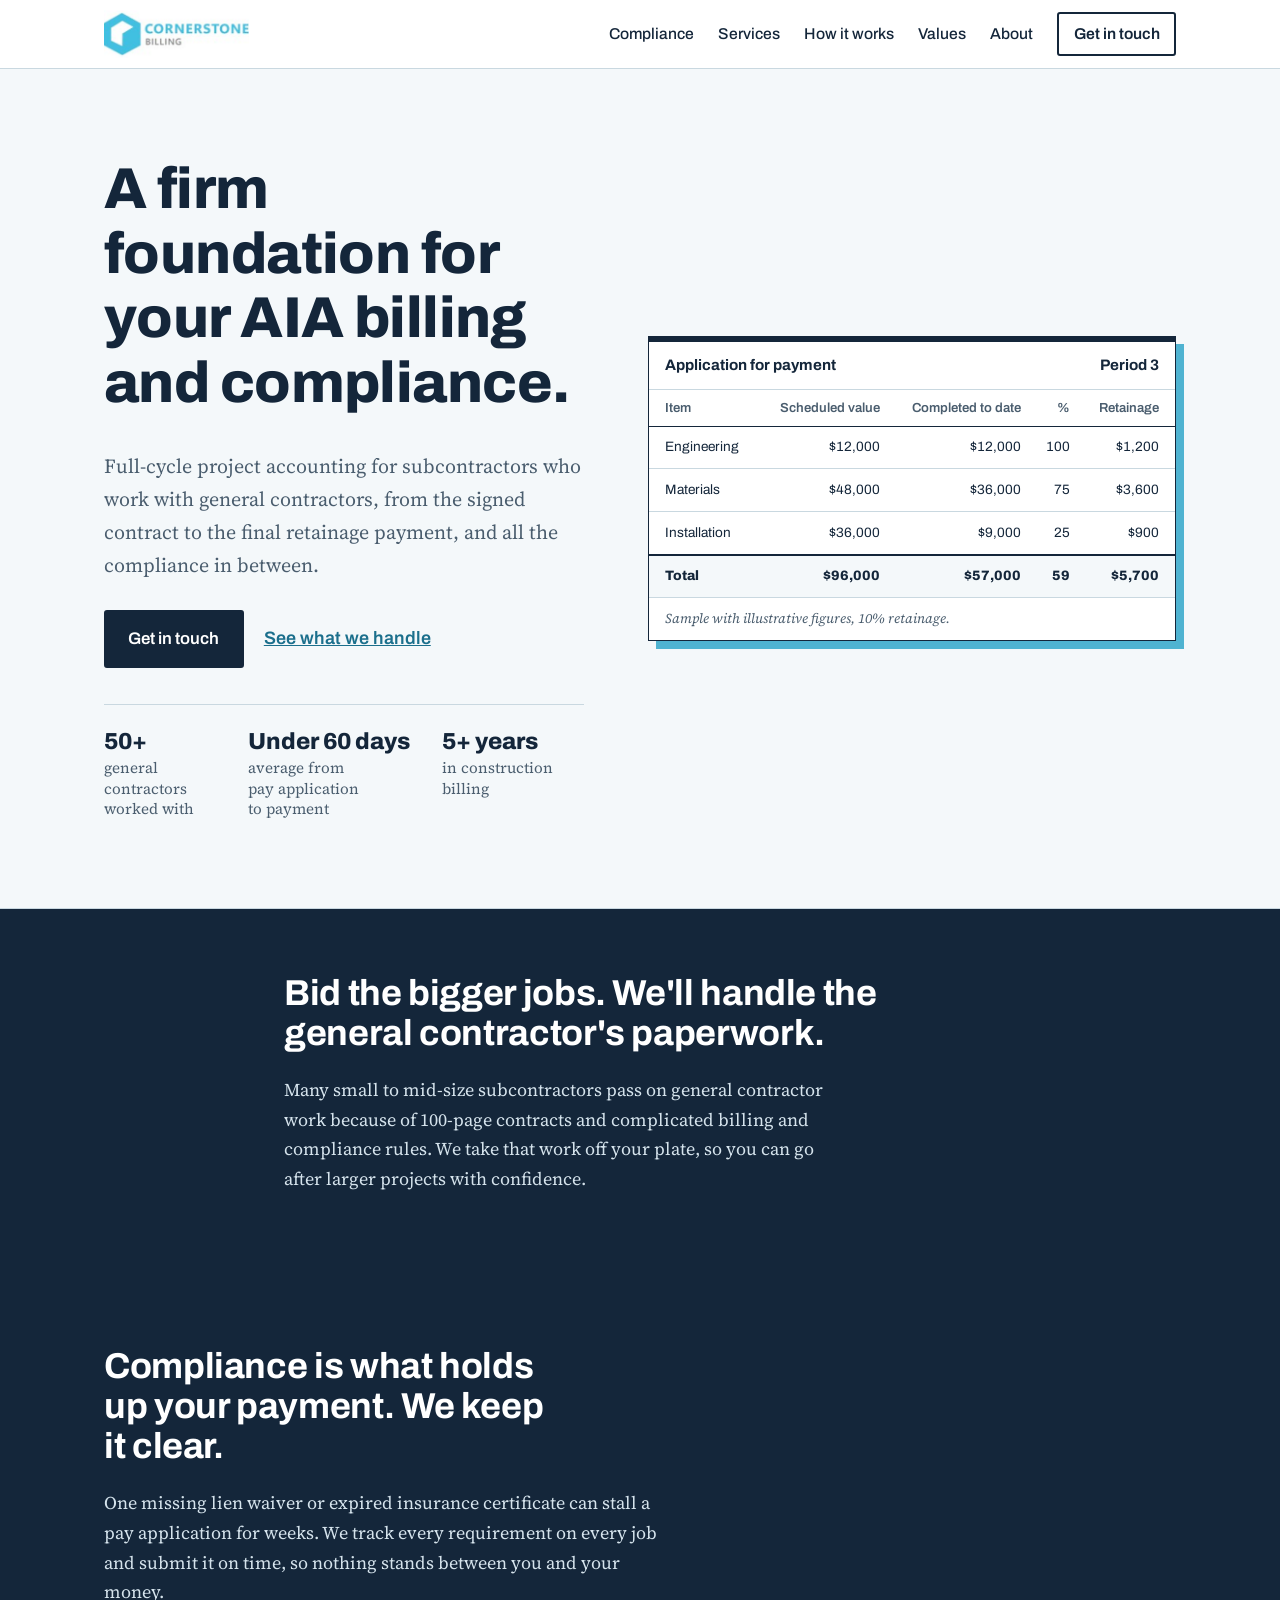
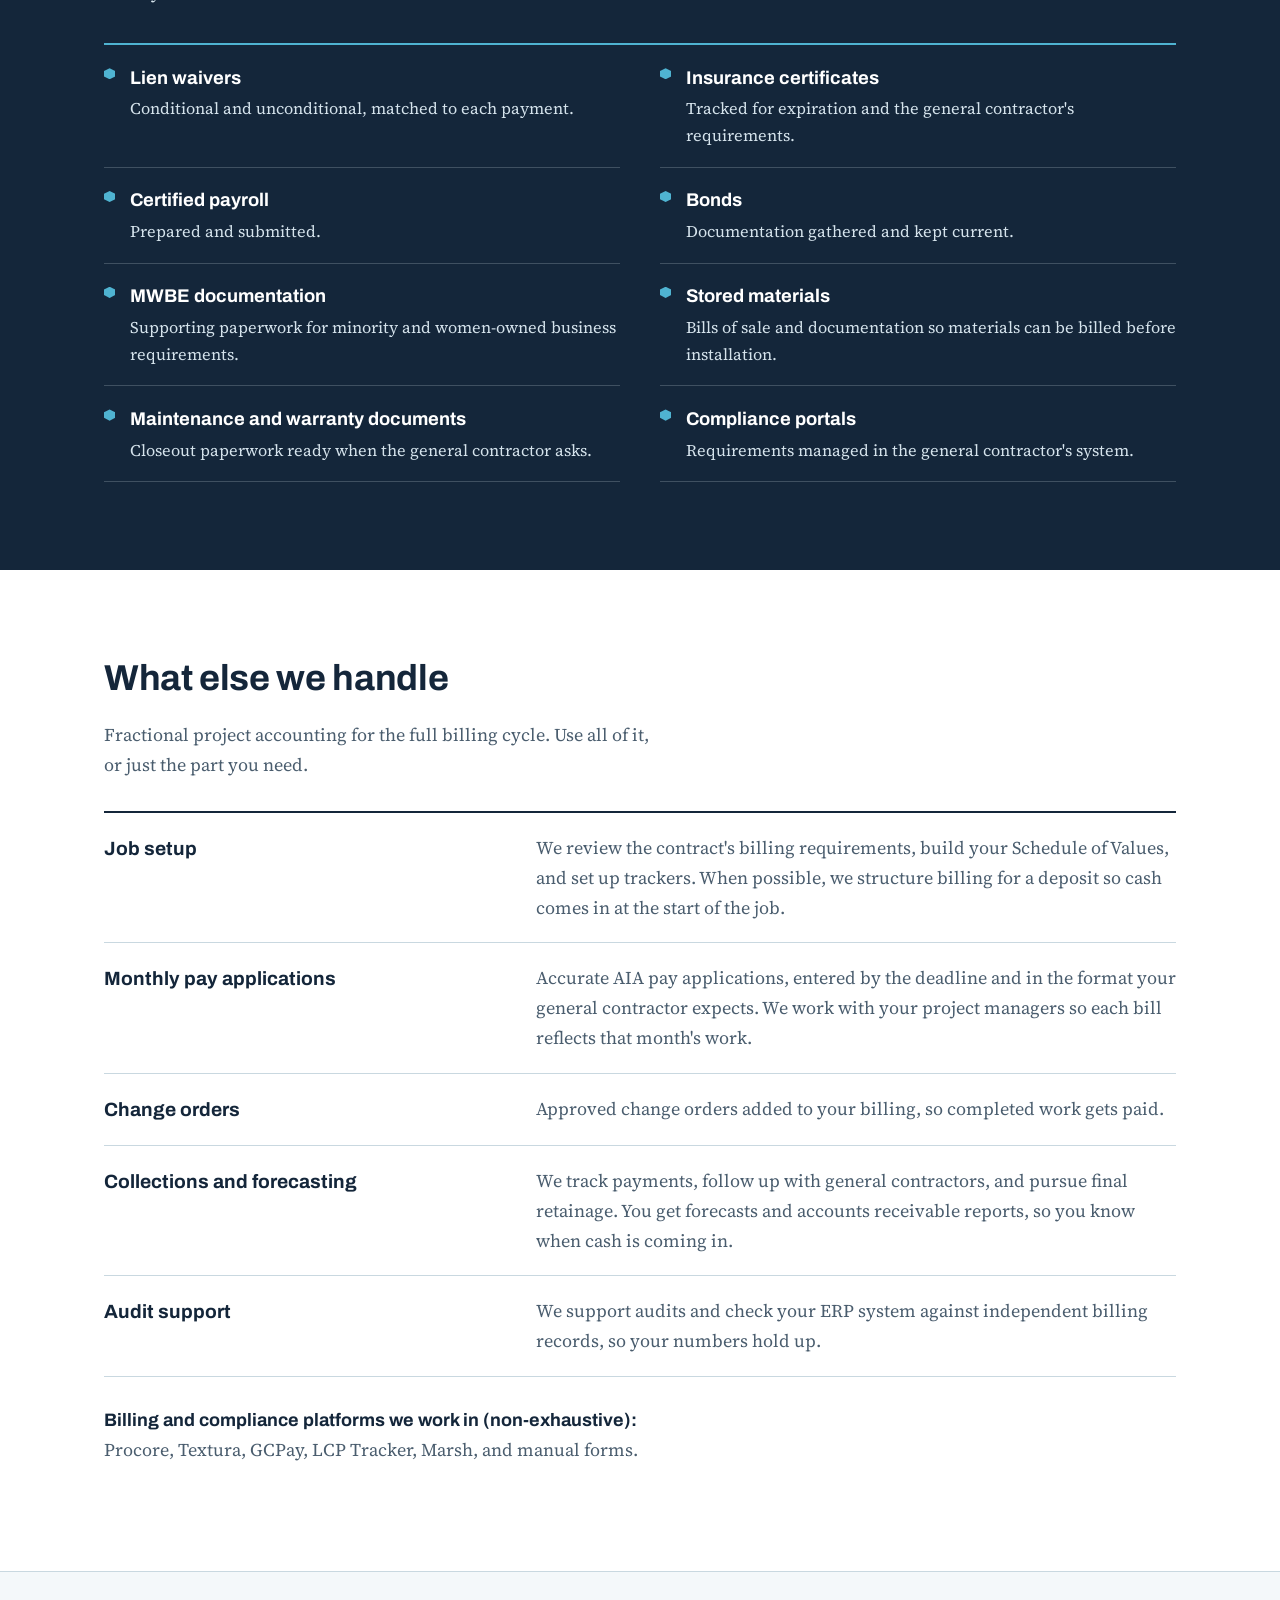
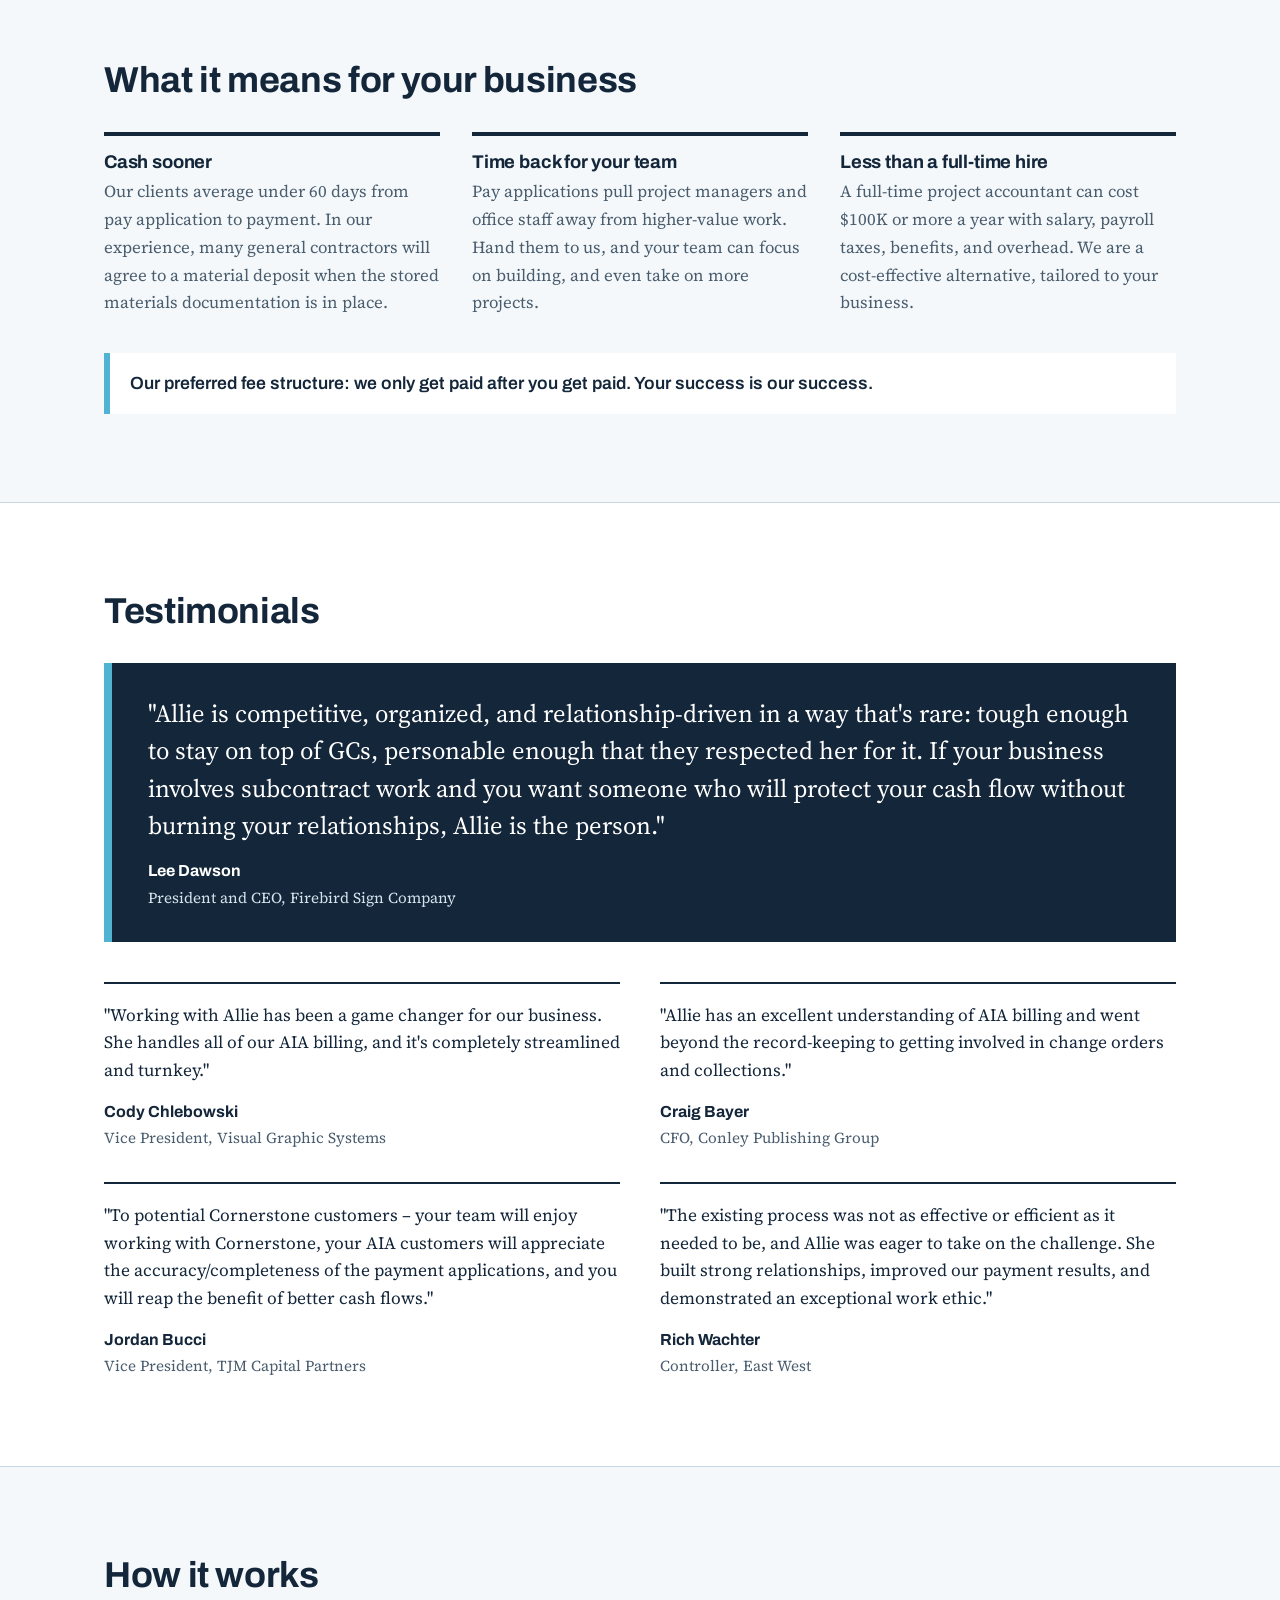
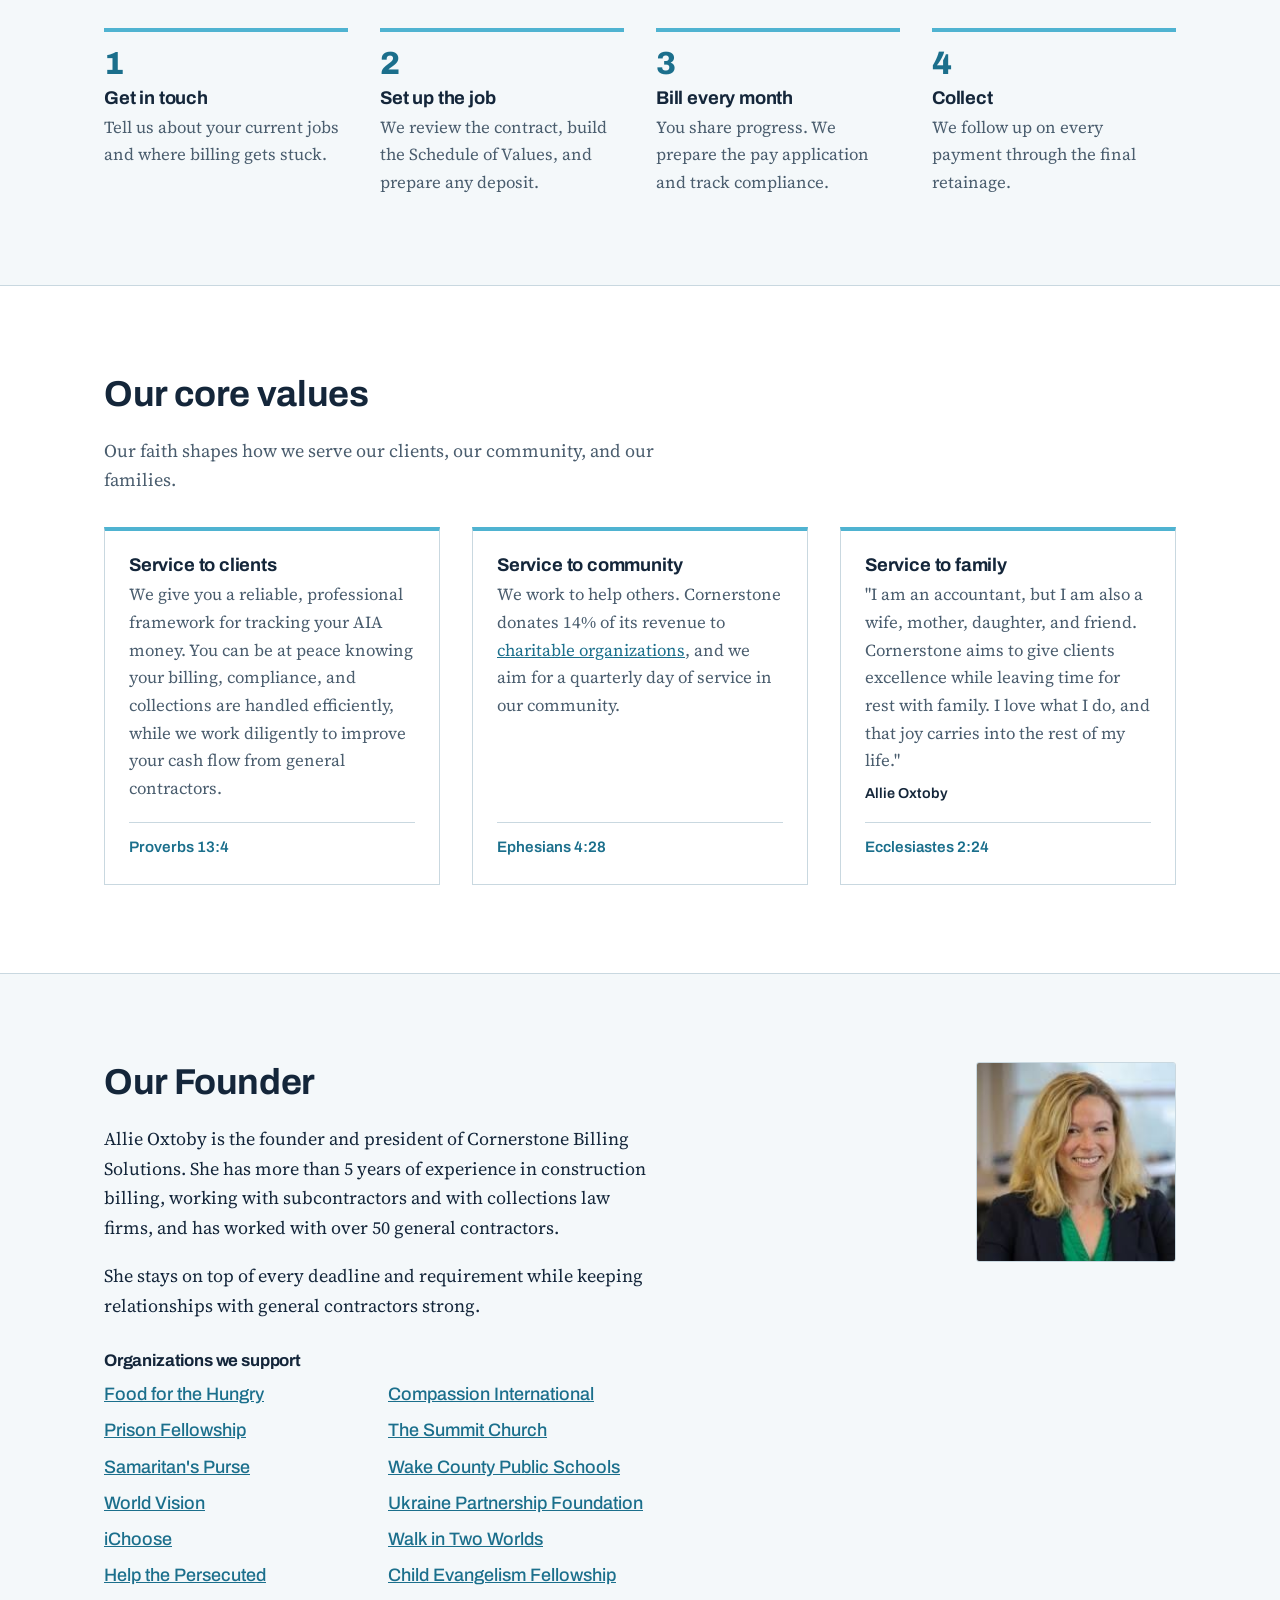
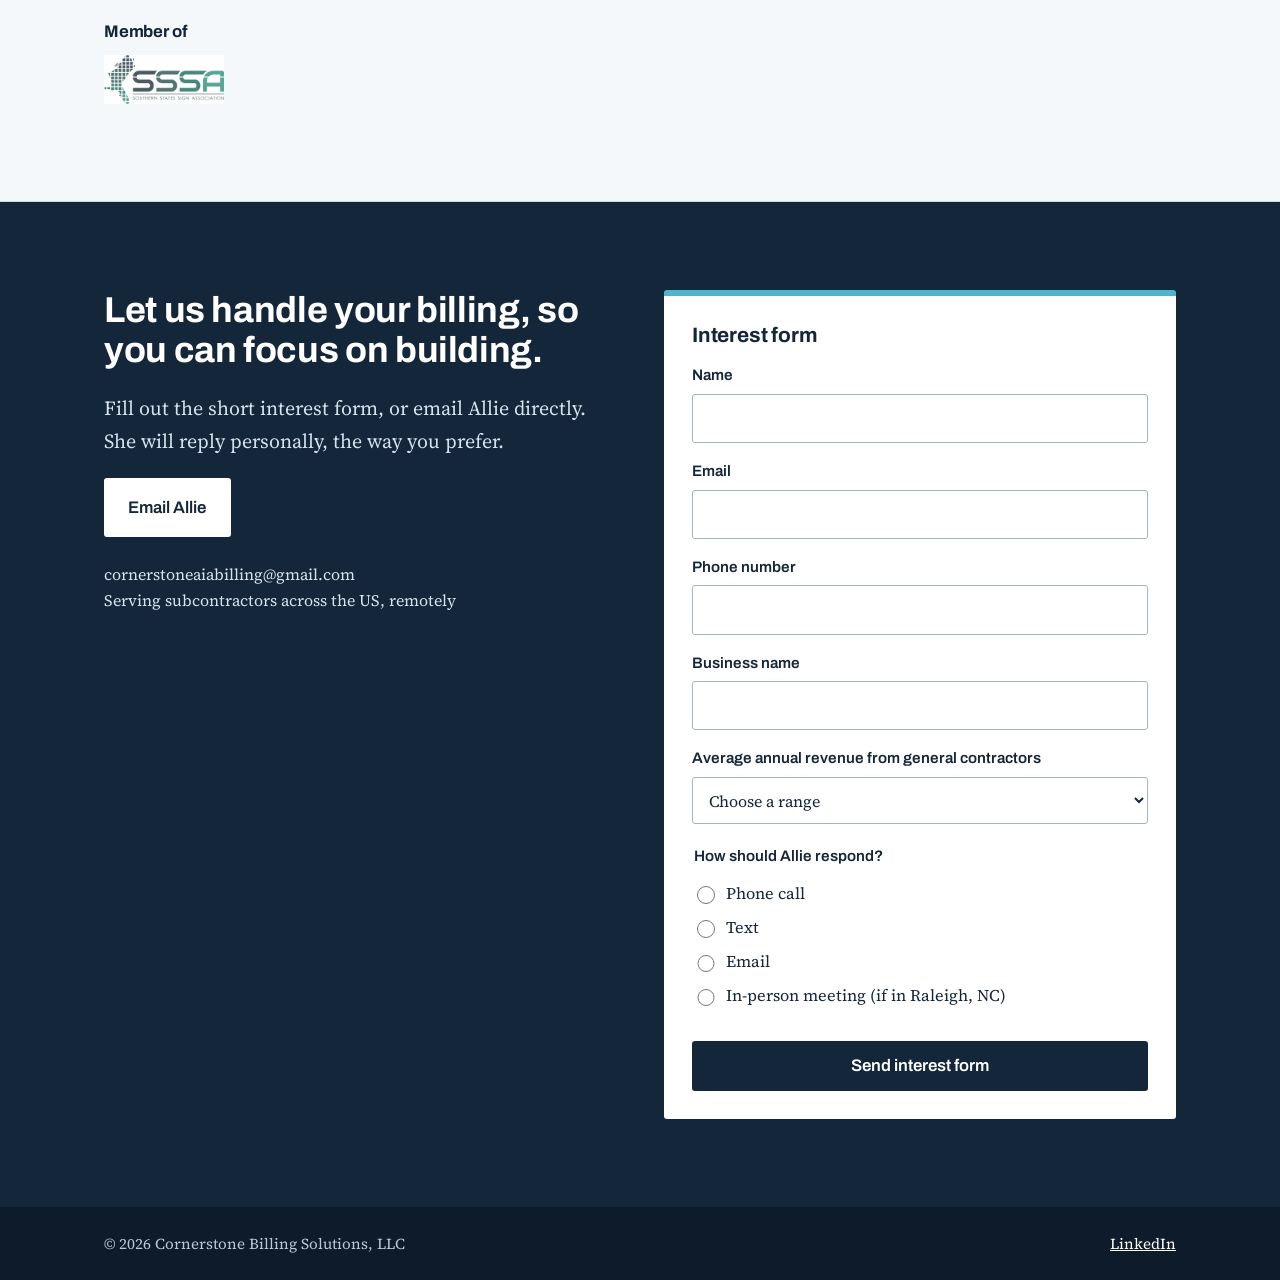
<file: index.html>
<!DOCTYPE html>
<html lang="en">
<head>
  <meta charset="utf-8">
  <meta name="viewport" content="width=device-width, initial-scale=1">
  <title>Cornerstone Billing Solutions | AIA billing and compliance for subcontractors</title>
  <meta name="description" content="Full-cycle project accounting for construction subcontractors: AIA pay applications, compliance, collections, and retainage, from contract execution to final payment. Serving subcontractors across the US.">
  <link rel="canonical" href="https://cornerstoneaiabilling.com/">
  <meta property="og:type" content="website">
  <meta property="og:url" content="https://cornerstoneaiabilling.com/">
  <meta property="og:title" content="Cornerstone Billing Solutions | AIA billing and compliance for subcontractors">
  <meta property="og:description" content="Full-cycle project accounting for construction subcontractors: AIA pay applications, compliance, collections, and retainage.">
  <meta property="og:image" content="https://cornerstoneaiabilling.com/assets/logo.png">
  <link rel="icon" href="favicon.svg" type="image/svg+xml">
  <link rel="preconnect" href="https://fonts.googleapis.com">
  <link rel="preconnect" href="https://fonts.gstatic.com" crossorigin>
  <link href="https://fonts.googleapis.com/css2?family=Archivo:wght@500;600;700;800&family=Source+Serif+4:ital,opsz,wght@0,8..60,400;0,8..60,600;1,8..60,400&display=swap" rel="stylesheet">
  <link rel="stylesheet" href="styles.css">
</head>
<body>

  <a class="skip" href="#main">Skip to content</a>

  <header class="site-header">
    <div class="wrap header-row">
      <a class="brand" href="#top" aria-label="Cornerstone Billing Solutions, home">
        <img class="brand-logo" src="assets/logo.png" width="600" height="198" alt="Cornerstone Billing">
      </a>
      <nav class="nav" aria-label="Main">
        <a href="#compliance">Compliance</a>
        <a href="#services">Services</a>
        <a href="#process">How it works</a>
        <a href="#values">Values</a>
        <a href="#about">About</a>
        <a class="nav-cta" href="#contact">Get in touch</a>
      </nav>
    </div>
  </header>

  <main id="main">

    <!-- HERO -->
    <section class="hero" id="top">
      <div class="wrap hero-grid">
        <div class="hero-copy">
          <h1>A firm foundation for your AIA billing and compliance.</h1>
          <p class="lead">Full-cycle project accounting for subcontractors who work with general contractors, from the signed contract to the final retainage payment, and all the compliance in between.</p>
          <div class="hero-actions">
            <a class="btn" href="#contact">Get in touch</a>
            <a class="text-link" href="#compliance">See what we handle</a>
          </div>
          <dl class="proof">
            <div><dt>50+</dt><dd>general contractors worked with</dd></div>
            <div><dt>Under 60 days</dt><dd>average from pay application to payment</dd></div>
            <div><dt>5+ years</dt><dd>in construction billing</dd></div>
          </dl>
        </div>

        <figure class="payapp" aria-labelledby="payapp-caption">
          <div class="payapp-head">
            <span>Application for payment</span>
            <span>Period 3</span>
          </div>
          <div class="table-scroll">
            <table>
              <thead>
                <tr>
                  <th scope="col">Item</th>
                  <th scope="col" class="num">Scheduled value</th>
                  <th scope="col" class="num">Completed to date</th>
                  <th scope="col" class="num">%</th>
                  <th scope="col" class="num">Retainage</th>
                </tr>
              </thead>
              <tbody>
                <tr><td>Engineering</td><td class="num">$12,000</td><td class="num">$12,000</td><td class="num">100</td><td class="num">$1,200</td></tr>
                <tr><td>Materials</td><td class="num">$48,000</td><td class="num">$36,000</td><td class="num">75</td><td class="num">$3,600</td></tr>
                <tr><td>Installation</td><td class="num">$36,000</td><td class="num">$9,000</td><td class="num">25</td><td class="num">$900</td></tr>
              </tbody>
              <tfoot>
                <tr><th scope="row">Total</th><td class="num">$96,000</td><td class="num">$57,000</td><td class="num">59</td><td class="num">$5,700</td></tr>
              </tfoot>
            </table>
          </div>
          <figcaption id="payapp-caption">Sample with illustrative figures, 10% retainage.</figcaption>
        </figure>
      </div>
    </section>

    <!-- THE GC PROBLEM -->
    <section class="band">
      <div class="wrap narrow">
        <h2>Bid the bigger jobs. We'll handle the general contractor's paperwork.</h2>
        <p>Many small to mid-size subcontractors pass on general contractor work because of 100-page contracts and complicated billing and compliance rules. We take that work off your plate, so you can go after larger projects with confidence.</p>
      </div>
    </section>

    <!-- COMPLIANCE: the loudest section -->
    <section class="section compliance" id="compliance">
      <div class="wrap">
        <div class="compliance-head">
          <h2>Compliance is what holds up your payment. We keep it clear.</h2>
          <p class="section-intro">One missing lien waiver or expired insurance certificate can stall a pay application for weeks. We track every requirement on every job and submit it on time, so nothing stands between you and your money.</p>
        </div>
        <ul class="compliance-list">
          <li><strong>Lien waivers</strong><span>Conditional and unconditional, matched to each payment.</span></li>
          <li><strong>Insurance certificates</strong><span>Tracked for expiration and the general contractor's requirements.</span></li>
          <li><strong>Certified payroll</strong><span>Prepared and submitted.</span></li>
          <li><strong>Bonds</strong><span>Documentation gathered and kept current.</span></li>
          <li><strong>MWBE documentation</strong><span>Supporting paperwork for minority and women-owned business requirements.</span></li>
          <li><strong>Stored materials</strong><span>Bills of sale and documentation so materials can be billed before installation.</span></li>
          <li><strong>Maintenance and warranty documents</strong><span>Closeout paperwork ready when the general contractor asks.</span></li>
          <li><strong>Compliance portals</strong><span>Requirements managed in the general contractor's system.</span></li>
        </ul>
      </div>
    </section>

    <!-- SERVICES -->
    <section class="section" id="services">
      <div class="wrap">
        <h2>What else we handle</h2>
        <p class="section-intro">Fractional project accounting for the full billing cycle. Use all of it, or just the part you need.</p>

        <dl class="services">
          <div class="service">
            <dt>Job setup</dt>
            <dd>We review the contract's billing requirements, build your Schedule of Values, and set up trackers. When possible, we structure billing for a deposit so cash comes in at the start of the job.</dd>
          </div>
          <div class="service">
            <dt>Monthly pay applications</dt>
            <dd>Accurate AIA pay applications, entered by the deadline and in the format your general contractor expects. We work with your project managers so each bill reflects that month's work.</dd>
          </div>
          <div class="service">
            <dt>Change orders</dt>
            <dd>Approved change orders added to your billing, so completed work gets paid.</dd>
          </div>
          <div class="service">
            <dt>Collections and forecasting</dt>
            <dd>We track payments, follow up with general contractors, and pursue final retainage. You get forecasts and accounts receivable reports, so you know when cash is coming in.</dd>
          </div>
          <div class="service">
            <dt>Audit support</dt>
            <dd>We support audits and check your ERP system against independent billing records, so your numbers hold up.</dd>
          </div>
        </dl>

        <p class="platforms"><strong>Billing and compliance platforms we work in (non-exhaustive):</strong> Procore, Textura, GCPay, LCP Tracker, Marsh, and manual forms.</p>
      </div>
    </section>

    <!-- RESULTS -->
    <section class="section section-tint" id="results">
      <div class="wrap">
        <h2>What it means for your business</h2>
        <div class="results">
          <div>
            <h3>Cash sooner</h3>
            <p>Our clients average under 60 days from pay application to payment. In our experience, many general contractors will agree to a material deposit when the stored materials documentation is in place.</p>
          </div>
          <div>
            <h3>Time back for your team</h3>
            <p>Pay applications pull project managers and office staff away from higher-value work. Hand them to us, and your team can focus on building, and even take on more projects.</p>
          </div>
          <div>
            <h3>Less than a full-time hire</h3>
            <p>A full-time project accountant can cost $100K or more a year with salary, payroll taxes, benefits, and overhead. We are a cost-effective alternative, tailored to your business.</p>
          </div>
        </div>
        <p class="fee-note">Our preferred fee structure: we only get paid after you get paid. Your success is our success.</p>
      </div>
    </section>

    <!-- TESTIMONIALS (approved by all five people, Oct 2026) -->
    <section class="section" id="testimonials">
      <div class="wrap">
        <h2>Testimonials</h2>
        <figure class="quote quote-lead">
          <blockquote><p>"Allie is competitive, organized, and relationship-driven in a way that's rare: tough enough to stay on top of GCs, personable enough that they respected her for it. If your business involves subcontract work and you want someone who will protect your cash flow without burning your relationships, Allie is the person."</p></blockquote>
          <figcaption><strong>Lee Dawson</strong>President and CEO, Firebird Sign Company</figcaption>
        </figure>
        <div class="quotes">
          <figure class="quote">
            <blockquote><p>"Working with Allie has been a game changer for our business. She handles all of our AIA billing, and it's completely streamlined and turnkey."</p></blockquote>
            <figcaption><strong>Cody Chlebowski</strong>Vice President, Visual Graphic Systems</figcaption>
          </figure>
          <figure class="quote">
            <blockquote><p>"Allie has an excellent understanding of AIA billing and went beyond the record-keeping to getting involved in change orders and collections."</p></blockquote>
            <figcaption><strong>Craig Bayer</strong>CFO, Conley Publishing Group</figcaption>
          </figure>
          <figure class="quote">
            <blockquote><p>"To potential Cornerstone customers &ndash; your team will enjoy working with Cornerstone, your AIA customers will appreciate the accuracy/completeness of the payment applications, and you will reap the benefit of better cash flows."</p></blockquote>
            <figcaption><strong>Jordan Bucci</strong>Vice President, TJM Capital Partners</figcaption>
          </figure>
          <figure class="quote">
            <blockquote><p>"The existing process was not as effective or efficient as it needed to be, and Allie was eager to take on the challenge. She built strong relationships, improved our payment results, and demonstrated an exceptional work ethic."</p></blockquote>
            <figcaption><strong>Rich Wachter</strong>Controller, East West</figcaption>
          </figure>
        </div>
      </div>
    </section>

    <!-- PROCESS -->
    <section class="section section-tint" id="process">
      <div class="wrap">
        <h2>How it works</h2>
        <ol class="steps">
          <li>
            <h3>Get in touch</h3>
            <p>Tell us about your current jobs and where billing gets stuck.</p>
          </li>
          <li>
            <h3>Set up the job</h3>
            <p>We review the contract, build the Schedule of Values, and prepare any deposit.</p>
          </li>
          <li>
            <h3>Bill every month</h3>
            <p>You share progress. We prepare the pay application and track compliance.</p>
          </li>
          <li>
            <h3>Collect</h3>
            <p>We follow up on every payment through the final retainage.</p>
          </li>
        </ol>
      </div>
    </section>

    <!-- CORE VALUES -->
    <section class="section" id="values">
      <div class="wrap">
        <h2>Our core values</h2>
        <p class="section-intro">Our faith shapes how we serve our clients, our community, and our families.</p>
        <div class="values">
          <div class="value">
            <h3>Service to clients</h3>
            <p>We give you a reliable, professional framework for tracking your AIA money. You can be at peace knowing your billing, compliance, and collections are handled efficiently, while we work diligently to improve your cash flow from general contractors.</p>
            <p class="verse">Proverbs 13:4</p>
          </div>
          <div class="value">
            <h3>Service to community</h3>
            <p>We work to help others. Cornerstone donates 14% of its revenue to <a href="#supported">charitable organizations</a>, and we aim for a quarterly day of service in our community.</p>
            <p class="verse">Ephesians 4:28</p>
          </div>
          <div class="value">
            <h3>Service to family</h3>
            <p>"I am an accountant, but I am also a wife, mother, daughter, and friend. Cornerstone aims to give clients excellence while leaving time for rest with family. I love what I do, and that joy carries into the rest of my life." <span class="attrib">Allie Oxtoby</span></p>
            <p class="verse">Ecclesiastes 2:24</p>
          </div>
        </div>
      </div>
    </section>

    <!-- ABOUT -->
    <!-- Allie is writing her own About text. Replace the two paragraphs below when it arrives. -->
    <section class="section section-tint" id="about">
      <div class="wrap about-grid">
        <div>
          <h2>Our Founder</h2>
          <p>Allie Oxtoby is the founder and president of Cornerstone Billing Solutions. She has more than 5 years of experience in construction billing, working with subcontractors and with collections law firms, and has worked with over 50 general contractors.</p>
          <p>She stays on top of every deadline and requirement while keeping relationships with general contractors strong.</p>

          <h3 class="about-sub" id="supported">Organizations we support</h3>
          <ul class="charities">
            <li><a href="https://www.fh.org/" rel="noopener">Food for the Hungry</a></li>
            <li><a href="https://www.compassion.com/" rel="noopener">Compassion International</a></li>
            <li><a href="https://www.prisonfellowship.org/" rel="noopener">Prison Fellowship</a></li>
            <li><a href="https://summitchurch.com/" rel="noopener">The Summit Church</a></li>
            <li><a href="https://www.samaritanspurse.org/" rel="noopener">Samaritan's Purse</a></li>
            <li><a href="https://www.wcpss.net/" rel="noopener">Wake County Public Schools</a></li>
            <li><a href="https://www.worldvision.org/" rel="noopener">World Vision</a></li>
            <li><a href="https://upfmissions.org/" rel="noopener">Ukraine Partnership Foundation</a></li>
            <li><a href="https://www.ichoose.me/" rel="noopener">iChoose</a></li>
            <li><a href="https://walkintwoworlds.org/" rel="noopener">Walk in Two Worlds</a></li>
            <li><a href="https://htp.org/" rel="noopener">Help the Persecuted</a></li>
            <li><a href="https://www.cefonline.com/" rel="noopener">Child Evangelism Fellowship</a></li>
          </ul>

          <h3 class="about-sub">Member of</h3>
          <a class="member-logo" href="https://southernstatessigns.org/" rel="noopener">
            <img src="assets/sssa-logo.png" width="640" height="262" alt="Southern States Sign Association">
          </a>
        </div>
        <img class="portrait" src="assets/allie.jpg" width="200" height="200" alt="Allie Oxtoby" onerror="this.style.display='none'">
      </div>
    </section>

    <!-- CONTACT -->
    <section class="section contact" id="contact">
      <div class="wrap contact-grid">
        <div class="contact-copy">
          <h2>Let us handle your billing, so you can focus on building.</h2>
          <p class="lead">Fill out the short interest form, or email Allie directly. She will reply personally, the way you prefer.</p>
          <p><a class="btn btn-light" href="mailto:cornerstoneaiabilling@gmail.com?subject=Billing%20inquiry">Email Allie</a></p>
          <p class="contact-line">cornerstoneaiabilling@gmail.com<br>Serving subcontractors across the US, remotely</p>
        </div>

        <!-- Interest form. Submissions are delivered by Formspree (formspree.io).
             SETUP: replace YOUR-FORM-ID below with the ID from Allie's Formspree form.
             Until then, submitting opens a pre-filled email instead. -->
        <form class="interest-form" id="interest-form" action="https://formspree.io/f/YOUR-FORM-ID" method="POST">
          <h3>Interest form</h3>
          <input type="hidden" name="_subject" value="New website inquiry">

          <label for="f-name">Name</label>
          <input id="f-name" name="name" type="text" autocomplete="name" required>

          <label for="f-email">Email</label>
          <input id="f-email" name="email" type="email" autocomplete="email" required>

          <label for="f-phone">Phone number</label>
          <input id="f-phone" name="phone" type="tel" autocomplete="tel" required>

          <label for="f-business">Business name</label>
          <input id="f-business" name="business" type="text" autocomplete="organization" required>

          <label for="f-revenue">Average annual revenue from general contractors</label>
          <select id="f-revenue" name="annual_gc_revenue" required>
            <option value="" disabled selected>Choose a range</option>
            <option>Under $1M</option>
            <option>$1M to $2M</option>
            <option>$2M to $3M</option>
            <option>$3M to $4M</option>
            <option>$4M to $5M</option>
            <option>Over $5M</option>
            <option>Prefer not to say</option>
          </select>

          <fieldset>
            <legend>How should Allie respond?</legend>
            <label class="choice"><input type="radio" name="preferred_response" value="Phone call" required> Phone call</label>
            <label class="choice"><input type="radio" name="preferred_response" value="Text"> Text</label>
            <label class="choice"><input type="radio" name="preferred_response" value="Email"> Email</label>
            <label class="choice"><input type="radio" name="preferred_response" value="In-person meeting"> In-person meeting (if in Raleigh, NC)</label>
          </fieldset>

          <button class="btn" type="submit">Send interest form</button>
        </form>
      </div>
    </section>

  </main>

  <footer class="site-footer">
    <div class="wrap footer-row">
      <p>&copy; 2026 Cornerstone Billing Solutions, LLC</p>
      <p><a href="https://www.linkedin.com/company/cornerstone-billing-solutions-llc/" rel="noopener">LinkedIn</a></p>
    </div>
  </footer>

<script>
  // Until Formspree is set up, send the form as a pre-filled email instead.
  (function () {
    var form = document.getElementById('interest-form');
    if (!form || form.action.indexOf('YOUR-FORM-ID') === -1) return;
    form.addEventListener('submit', function (e) {
      e.preventDefault();
      var d = new FormData(form);
      var body = [
        'Name: ' + d.get('name'),
        'Email: ' + d.get('email'),
        'Phone: ' + d.get('phone'),
        'Business: ' + d.get('business'),
        'Annual revenue from general contractors: ' + d.get('annual_gc_revenue'),
        'Preferred response: ' + d.get('preferred_response')
      ].join('\n');
      window.location.href = 'mailto:cornerstoneaiabilling@gmail.com?subject=' +
        encodeURIComponent('Website interest form') + '&body=' + encodeURIComponent(body);
    });
  })();
</script>
</body>
</html>
</file>
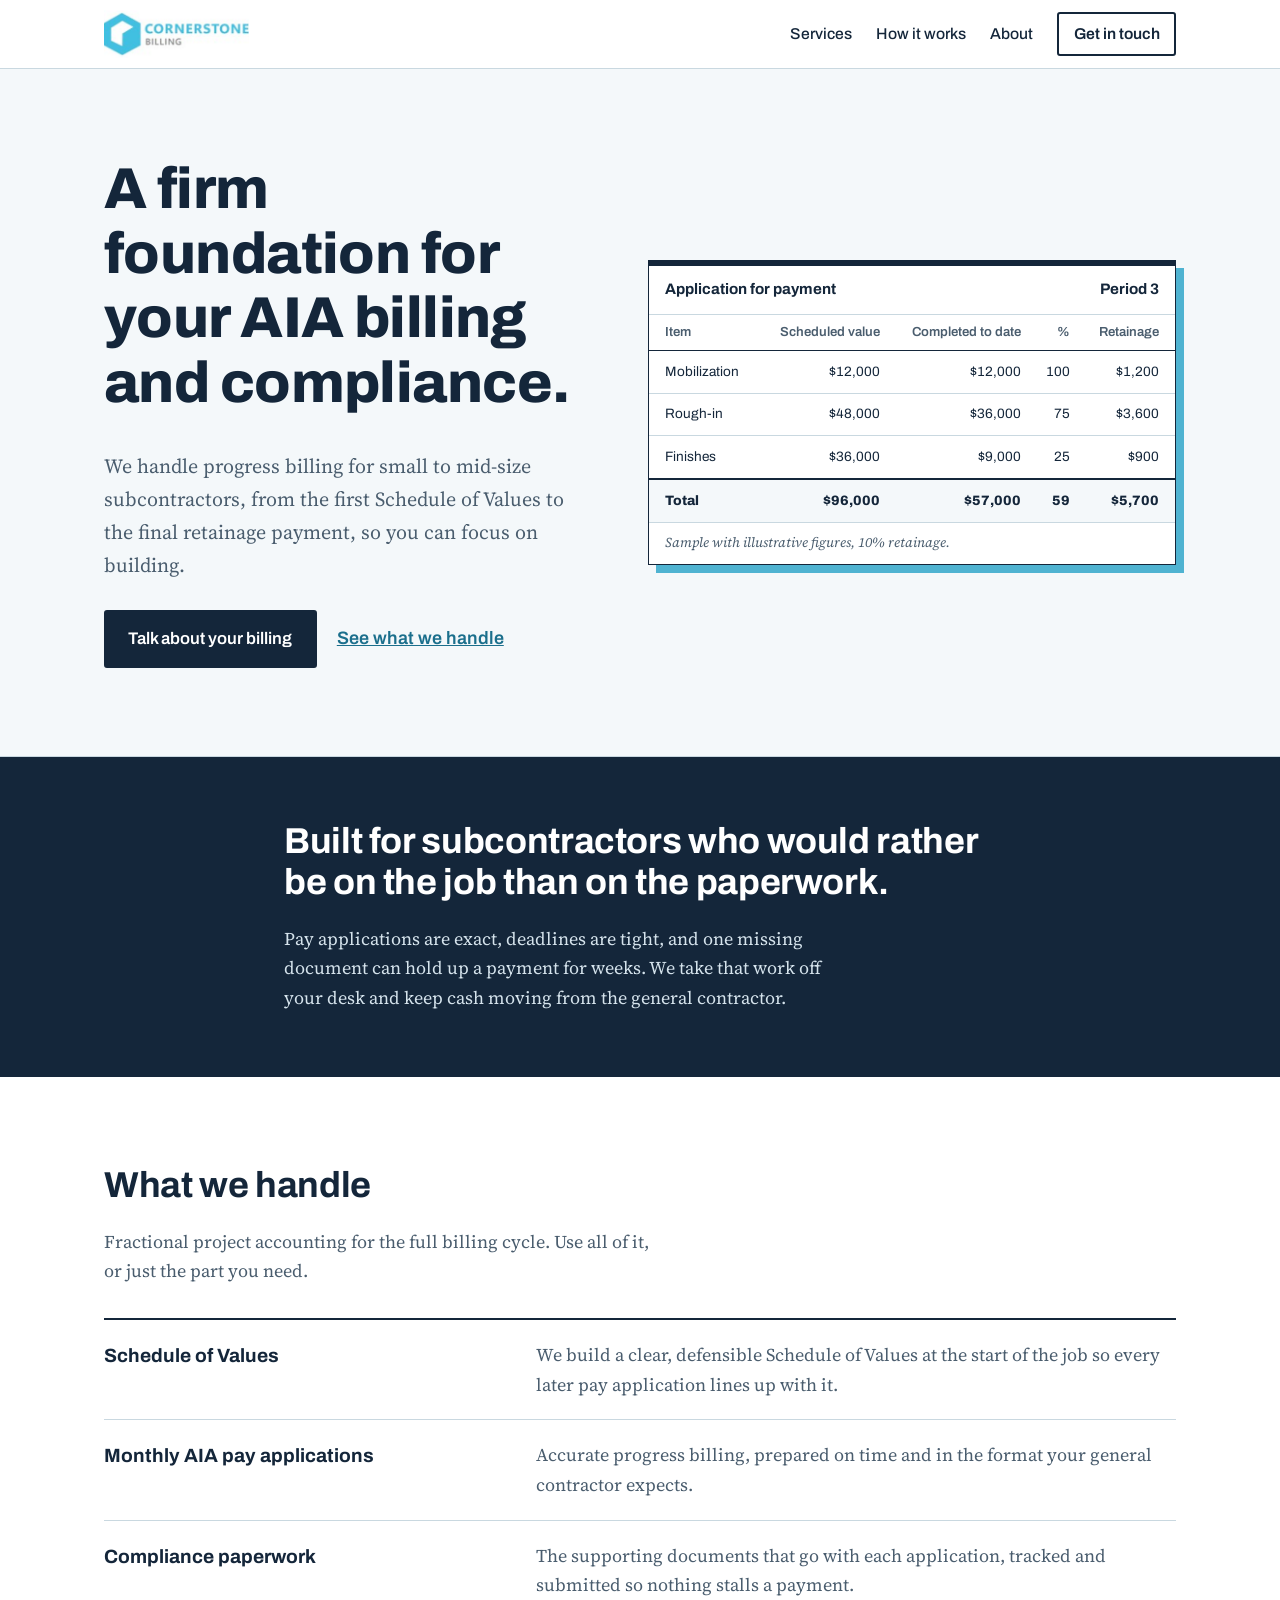
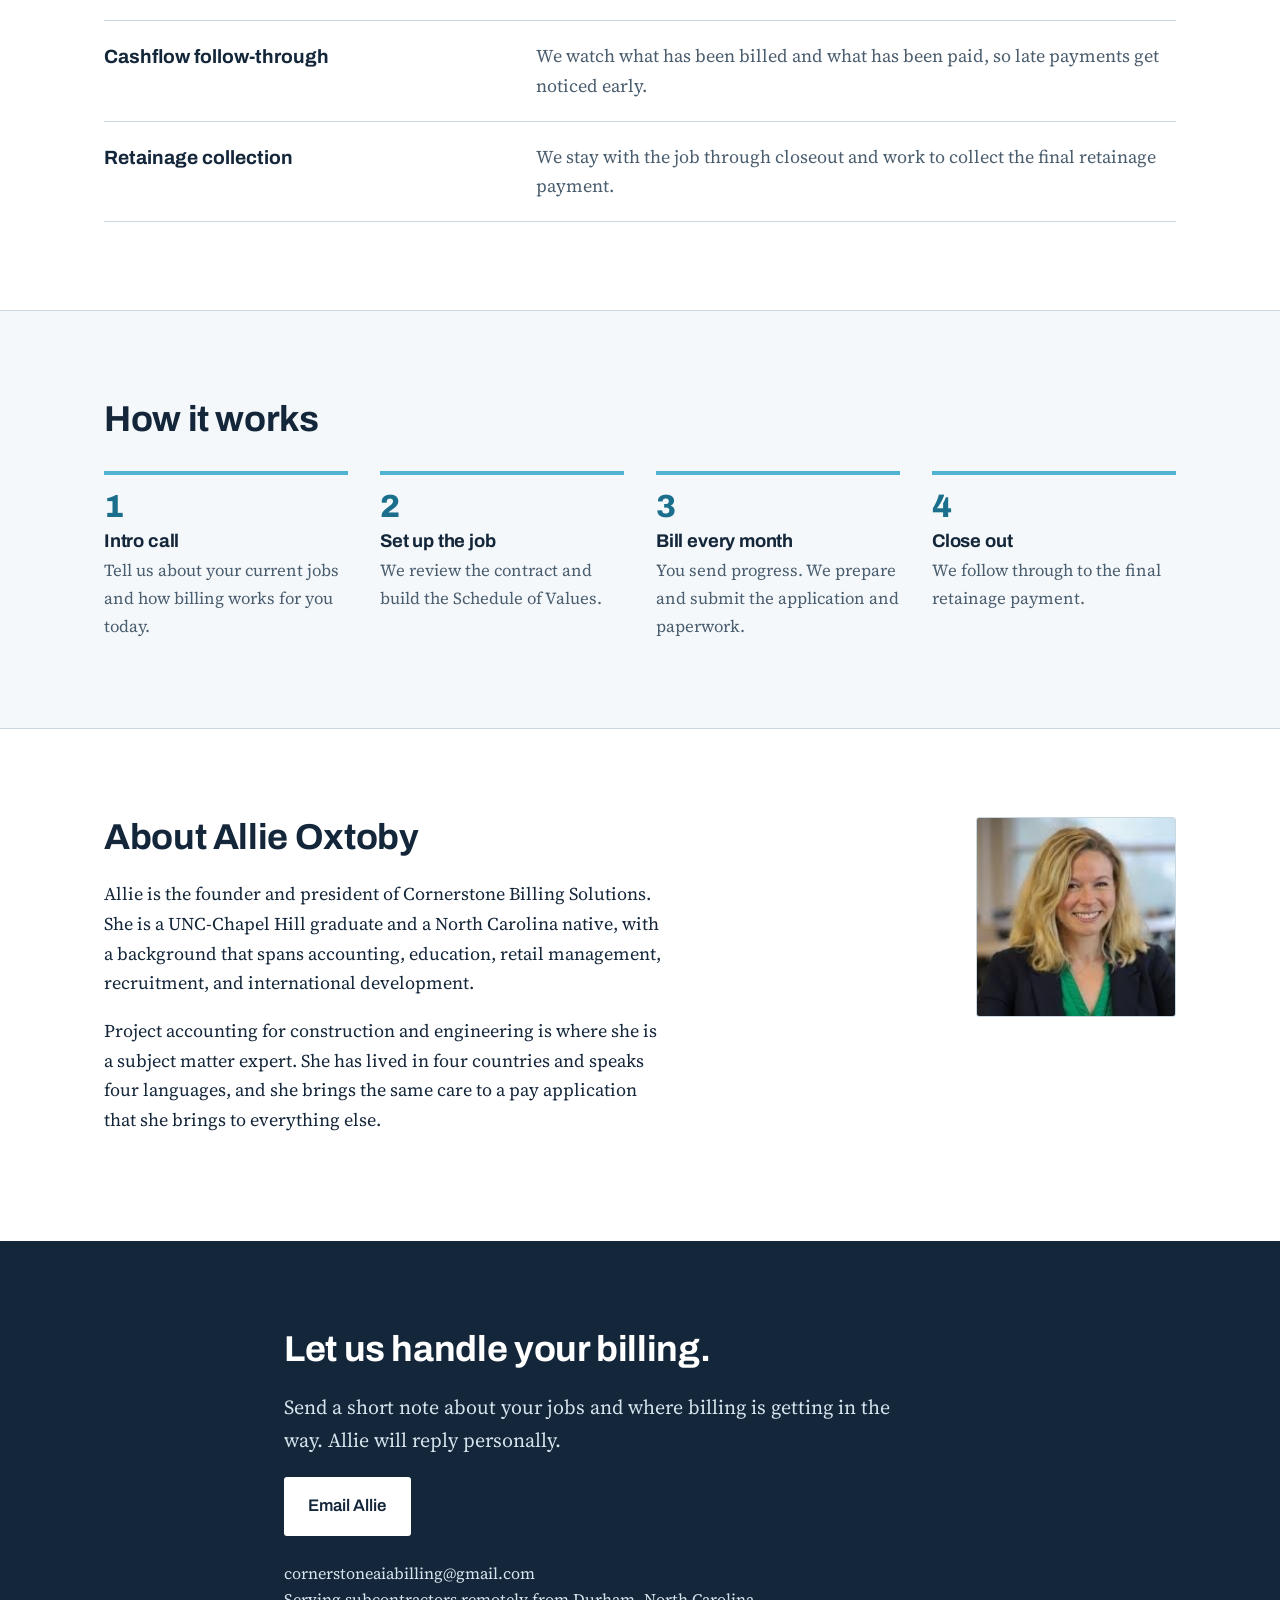
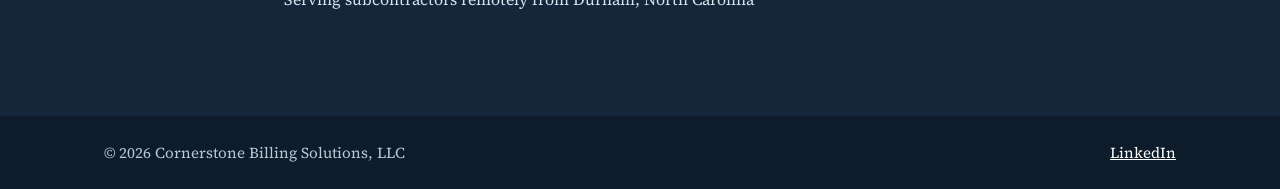
<file: index_1.html>
<!DOCTYPE html>
<html lang="en">
<head>
  <meta charset="utf-8">
  <meta name="viewport" content="width=device-width, initial-scale=1">
  <title>Cornerstone Billing Solutions | AIA billing and compliance for subcontractors</title>
  <meta name="description" content="Cornerstone Billing Solutions manages AIA progress billing, compliance, and retainage collection for small to mid-size construction subcontractors.">
  <link rel="icon" href="favicon.svg" type="image/svg+xml">
  <link rel="preconnect" href="https://fonts.googleapis.com">
  <link rel="preconnect" href="https://fonts.gstatic.com" crossorigin>
  <link href="https://fonts.googleapis.com/css2?family=Archivo:wght@500;600;700;800&family=Source+Serif+4:ital,opsz,wght@0,8..60,400;0,8..60,600;1,8..60,400&display=swap" rel="stylesheet">
  <link rel="stylesheet" href="styles.css">
</head>
<body>

  <a class="skip" href="#main">Skip to content</a>

  <header class="site-header">
    <div class="wrap header-row">
      <a class="brand" href="#top" aria-label="Cornerstone Billing Solutions, home">
        <img class="brand-logo" src="assets/logo.png" width="600" height="198" alt="Cornerstone Billing">
      </a>
      <nav class="nav" aria-label="Main">
        <a href="#services">Services</a>
        <a href="#process">How it works</a>
        <a href="#about">About</a>
        <a class="nav-cta" href="#contact">Get in touch</a>
      </nav>
    </div>
  </header>

  <main id="main">

    <!-- HERO -->
    <section class="hero" id="top">
      <div class="wrap hero-grid">
        <div class="hero-copy">
          <h1>A firm foundation for your AIA billing and compliance.</h1>
          <p class="lead">We handle progress billing for small to mid-size subcontractors, from the first Schedule of Values to the final retainage payment, so you can focus on building.</p>
          <div class="hero-actions">
            <a class="btn" href="#contact">Talk about your billing</a>
            <a class="text-link" href="#services">See what we handle</a>
          </div>
        </div>

        <figure class="payapp" aria-labelledby="payapp-caption">
          <div class="payapp-head">
            <span>Application for payment</span>
            <span>Period 3</span>
          </div>
          <div class="table-scroll">
            <table>
              <thead>
                <tr>
                  <th scope="col">Item</th>
                  <th scope="col" class="num">Scheduled value</th>
                  <th scope="col" class="num">Completed to date</th>
                  <th scope="col" class="num">%</th>
                  <th scope="col" class="num">Retainage</th>
                </tr>
              </thead>
              <tbody>
                <tr><td>Mobilization</td><td class="num">$12,000</td><td class="num">$12,000</td><td class="num">100</td><td class="num">$1,200</td></tr>
                <tr><td>Rough-in</td><td class="num">$48,000</td><td class="num">$36,000</td><td class="num">75</td><td class="num">$3,600</td></tr>
                <tr><td>Finishes</td><td class="num">$36,000</td><td class="num">$9,000</td><td class="num">25</td><td class="num">$900</td></tr>
              </tbody>
              <tfoot>
                <tr><th scope="row">Total</th><td class="num">$96,000</td><td class="num">$57,000</td><td class="num">59</td><td class="num">$5,700</td></tr>
              </tfoot>
            </table>
          </div>
          <figcaption id="payapp-caption">Sample with illustrative figures, 10% retainage.</figcaption>
        </figure>
      </div>
    </section>

    <!-- WHO IT'S FOR -->
    <section class="band">
      <div class="wrap narrow">
        <h2>Built for subcontractors who would rather be on the job than on the paperwork.</h2>
        <p>Pay applications are exact, deadlines are tight, and one missing document can hold up a payment for weeks. We take that work off your desk and keep cash moving from the general contractor.</p>
      </div>
    </section>

    <!-- SERVICES -->
    <section class="section" id="services">
      <div class="wrap">
        <h2>What we handle</h2>
        <p class="section-intro">Fractional project accounting for the full billing cycle. Use all of it, or just the part you need.</p>

        <dl class="services">
          <div class="service">
            <dt>Schedule of Values</dt>
            <dd>We build a clear, defensible Schedule of Values at the start of the job so every later pay application lines up with it.</dd>
          </div>
          <div class="service">
            <dt>Monthly AIA pay applications</dt>
            <dd>Accurate progress billing, prepared on time and in the format your general contractor expects.</dd>
          </div>
          <div class="service">
            <dt>Compliance paperwork</dt>
            <dd>The supporting documents that go with each application, tracked and submitted so nothing stalls a payment.</dd>
          </div>
          <div class="service">
            <dt>Cashflow follow-through</dt>
            <dd>We watch what has been billed and what has been paid, so late payments get noticed early.</dd>
          </div>
          <div class="service">
            <dt>Retainage collection</dt>
            <dd>We stay with the job through closeout and work to collect the final retainage payment.</dd>
          </div>
        </dl>
      </div>
    </section>

    <!-- PROCESS -->
    <section class="section section-tint" id="process">
      <div class="wrap">
        <h2>How it works</h2>
        <ol class="steps">
          <li>
            <h3>Intro call</h3>
            <p>Tell us about your current jobs and how billing works for you today.</p>
          </li>
          <li>
            <h3>Set up the job</h3>
            <p>We review the contract and build the Schedule of Values.</p>
          </li>
          <li>
            <h3>Bill every month</h3>
            <p>You send progress. We prepare and submit the application and paperwork.</p>
          </li>
          <li>
            <h3>Close out</h3>
            <p>We follow through to the final retainage payment.</p>
          </li>
        </ol>
      </div>
    </section>

    <!-- ABOUT -->
    <section class="section" id="about">
      <div class="wrap about-grid">
        <div>
          <h2>About Allie Oxtoby</h2>
          <p>Allie is the founder and president of Cornerstone Billing Solutions. She is a UNC-Chapel Hill graduate and a North Carolina native, with a background that spans accounting, education, retail management, recruitment, and international development.</p>
          <p>Project accounting for construction and engineering is where she is a subject matter expert. She has lived in four countries and speaks four languages, and she brings the same care to a pay application that she brings to everything else.</p>
        </div>
        <img class="portrait" src="assets/allie.jpg" width="200" height="200" alt="Allie Oxtoby" onerror="this.style.display='none'">
      </div>
    </section>

    <!-- CONTACT -->
    <section class="section contact" id="contact">
      <div class="wrap narrow">
        <h2>Let us handle your billing.</h2>
        <p class="lead">Send a short note about your jobs and where billing is getting in the way. Allie will reply personally.</p>
        <p><a class="btn btn-light" href="mailto:cornerstoneaiabilling@gmail.com?subject=Billing%20inquiry">Email Allie</a></p>
        <p class="contact-line">cornerstoneaiabilling@gmail.com<br>Serving subcontractors remotely from Durham, North Carolina</p>
      </div>
    </section>

  </main>

  <footer class="site-footer">
    <div class="wrap footer-row">
      <p>&copy; 2026 Cornerstone Billing Solutions, LLC</p>
      <p><a href="https://www.linkedin.com/company/cornerstone-billing-solutions" rel="noopener">LinkedIn</a></p>
    </div>
  </footer>

</body>
</html>
</file>
<file: styles.css>
/* Cornerstone Billing Solutions
   Edit the colors and fonts here, in one place. */
:root {
  --ink: #14263A;        /* main text, headers */
  --blue: #4FB3D1;       /* logo blue, accents */
  --blue-deep: #1B6F8C;  /* blue text/links (readable on white) */
  --paper: #F4F8FA;      /* page tint */
  --white: #FFFFFF;
  --line: #C9D8E0;       /* thin rules */
  --muted: #4A5D6E;      /* secondary text */

  --font-head: "Archivo", "Helvetica Neue", Arial, sans-serif;
  --font-body: "Source Serif 4", Georgia, "Times New Roman", serif;
}

*, *::before, *::after { box-sizing: border-box; }
html { scroll-behavior: smooth; scroll-padding-top: 5rem; }
@media (prefers-reduced-motion: reduce) { html { scroll-behavior: auto; } }

body {
  margin: 0;
  font-family: var(--font-body);
  font-size: 1.125rem;
  line-height: 1.65;
  color: var(--ink);
  background: var(--white);
}

h1, h2, h3 { font-family: var(--font-head); line-height: 1.12; margin: 0 0 .6em; letter-spacing: -0.01em; }
h1 { font-size: clamp(2.2rem, 5vw, 3.6rem); font-weight: 800; }
h2 { font-size: clamp(1.6rem, 3.2vw, 2.25rem); font-weight: 700; }
h3 { font-size: 1.15rem; font-weight: 700; margin-bottom: .3em; }
p { margin: 0 0 1em; max-width: 62ch; }

a { color: var(--blue-deep); }
:focus-visible { outline: 3px solid var(--blue); outline-offset: 3px; border-radius: 2px; }

.wrap { max-width: 1120px; margin: 0 auto; padding: 0 1.5rem; }
.narrow { max-width: 760px; }

.skip { position: absolute; left: -999px; top: 0; background: var(--ink); color: #fff; padding: .6rem 1rem; z-index: 20; }
.skip:focus { left: 0; }

/* Header */
.site-header { position: sticky; top: 0; z-index: 10; background: rgba(255,255,255,.96); border-bottom: 1px solid var(--line); }
.header-row { display: flex; align-items: center; justify-content: space-between; gap: 1rem; min-height: 4.25rem; }
.brand { display: flex; align-items: center; gap: .65rem; text-decoration: none; color: var(--ink); font-family: var(--font-head); }
.brand-mark { width: 2rem; height: 2rem; }
.brand-text { font-size: 1.1rem; line-height: 1; }
.brand-text strong { font-weight: 800; }
.brand-text span { font-weight: 500; color: var(--muted); }
.nav { display: flex; align-items: center; gap: 1.5rem; font-family: var(--font-head); font-weight: 500; font-size: .98rem; }
.nav a { color: var(--ink); text-decoration: none; }
.nav a:hover { color: var(--blue-deep); }
.nav-cta { border: 2px solid var(--ink); padding: .45rem .9rem; border-radius: 3px; font-weight: 600; }
.nav-cta:hover { background: var(--ink); color: #fff !important; }

/* Hero */
.hero { background: var(--paper); border-bottom: 1px solid var(--line); padding: clamp(2.5rem, 7vw, 5.5rem) 0; }
.hero-grid { display: grid; grid-template-columns: 1.05fr 1fr; gap: clamp(2rem, 5vw, 4rem); align-items: center; }
.lead { font-size: 1.25rem; color: var(--muted); }
.hero-actions { display: flex; align-items: center; flex-wrap: wrap; gap: 1.25rem; margin-top: 1.75rem; }

.btn {
  display: inline-block; font-family: var(--font-head); font-weight: 600; font-size: 1.05rem;
  background: var(--ink); color: #fff; text-decoration: none;
  padding: .85rem 1.4rem; border-radius: 3px; border: 2px solid var(--ink);
}
.btn:hover { background: var(--blue-deep); border-color: var(--blue-deep); }
.btn-light { background: var(--white); color: var(--ink); border-color: var(--white); }
.btn-light:hover { background: var(--blue); border-color: var(--blue); color: var(--ink); }
.text-link { font-family: var(--font-head); font-weight: 600; }

/* Pay application mock: the memorable element */
.payapp { margin: 0; background: var(--white); border: 1px solid var(--ink); border-top: 6px solid var(--ink); box-shadow: 8px 8px 0 var(--blue); }
.payapp-head { display: flex; justify-content: space-between; padding: .7rem 1rem; font-family: var(--font-head); font-weight: 700; font-size: .95rem; border-bottom: 1px solid var(--line); }
.table-scroll { overflow-x: auto; }
.payapp table { width: 100%; border-collapse: collapse; font-family: var(--font-head); font-size: .9rem; font-variant-numeric: tabular-nums; }
.payapp th, .payapp td { padding: .65rem 1rem; text-align: left; white-space: nowrap; }
.payapp thead th { font-weight: 600; color: var(--muted); font-size: .82rem; border-bottom: 1px solid var(--ink); }
.payapp tbody td { border-bottom: 1px solid var(--line); }
.payapp tfoot th, .payapp tfoot td { font-weight: 800; border-top: 2px solid var(--ink); background: var(--paper); }
.num { text-align: right !important; }
.payapp figcaption { padding: .6rem 1rem; font-size: .85rem; color: var(--muted); font-style: italic; border-top: 1px solid var(--line); }

/* Sections */
.band { background: var(--ink); color: #fff; padding: clamp(2.5rem, 6vw, 4rem) 0; }
.band h2 { color: #fff; }
.band p { color: #D5E3EC; margin-bottom: 0; }

.section { padding: clamp(3rem, 7vw, 5.5rem) 0; }
.section-tint { background: var(--paper); border-top: 1px solid var(--line); border-bottom: 1px solid var(--line); }
.section-intro { color: var(--muted); }

/* Services: ruled list, not cards */
.services { margin: 2rem 0 0; border-top: 2px solid var(--ink); }
.service { display: grid; grid-template-columns: minmax(0, 1fr) minmax(0, 1.6fr); gap: 1rem 2rem; padding: 1.25rem 0; border-bottom: 1px solid var(--line); }
.service dt { font-family: var(--font-head); font-weight: 700; font-size: 1.2rem; }
.service dd { margin: 0; color: var(--muted); }

/* Steps */
.steps { list-style: none; counter-reset: step; margin: 2rem 0 0; padding: 0; display: grid; grid-template-columns: repeat(4, 1fr); gap: 2rem; }
.steps li { counter-increment: step; border-top: 4px solid var(--blue); padding-top: 1rem; }
.steps li::before { content: counter(step); display: block; font-family: var(--font-head); font-weight: 800; font-size: 2rem; color: var(--blue-deep); line-height: 1; margin-bottom: .5rem; }
.steps p { color: var(--muted); margin: 0; font-size: 1.05rem; }

/* About */
.about-grid { display: grid; grid-template-columns: 1fr auto; gap: 3rem; align-items: start; }
.portrait { width: 280px; height: 280px; object-fit: cover; border-radius: 3px; border: 1px solid var(--line); }

/* Contact */
.contact { background: var(--ink); color: #fff; }
.contact h2 { color: #fff; }
.contact .lead { color: #D5E3EC; }
.contact-line { margin-top: 1.5rem; color: #D5E3EC; font-size: 1rem; }

/* Footer */
.site-footer { background: #0E1B2A; color: #B9CAD6; font-size: .95rem; padding: 1.5rem 0; }
.footer-row { display: flex; justify-content: space-between; flex-wrap: wrap; gap: .5rem; }
.site-footer p { margin: 0; }
.site-footer a { color: #fff; }

/* Mobile */
@media (max-width: 860px) {
  .hero-grid, .about-grid { grid-template-columns: 1fr; }
  .steps { grid-template-columns: 1fr 1fr; }
  .service { grid-template-columns: 1fr; gap: .25rem; }
  .portrait { width: 200px; height: 200px; }
}
@media (max-width: 560px) {
  body { font-size: 1.05rem; }
  .nav a:not(.nav-cta) { display: none; }
  .steps { grid-template-columns: 1fr; }
  .payapp { box-shadow: 5px 5px 0 var(--blue); }
}

/* Prevent grid children from forcing horizontal scroll */
.hero-grid > *, .about-grid > * { min-width: 0; }

/* Pay app table fit */
.hero-grid { grid-template-columns: 1fr 1.1fr; }
.payapp table { font-size: .85rem; }
.payapp th, .payapp td { padding: .6rem .65rem; }
.payapp th:first-child, .payapp td:first-child { padding-left: 1rem; }
.payapp th:last-child, .payapp td:last-child { padding-right: 1rem; }
.payapp thead th { white-space: normal; vertical-align: bottom; line-height: 1.25; }
@media (max-width: 860px) { .hero-grid { grid-template-columns: 1fr; } }

/* Real logo + headshot */
.brand-logo { height: 3rem; max-width: 70vw; object-fit: contain; width: auto; display: block; }
.portrait { width: 200px; height: 200px; }
@media (max-width: 860px) { .portrait { width: 160px; height: 160px; } }

/* ---------- Round 2: deck content ---------- */

/* Proof facts under the hero buttons */
.proof { display: flex; flex-wrap: wrap; gap: 1.25rem 2.25rem; margin: 2.25rem 0 0; padding-top: 1.5rem; border-top: 1px solid var(--line); }
.proof div { min-width: 0; }
.proof dt { font-family: var(--font-head); font-weight: 800; font-size: 1.45rem; line-height: 1.1; color: var(--ink); }
.proof dd { margin: .2rem 0 0; font-size: .95rem; color: var(--muted); max-width: 16ch; line-height: 1.35; }

/* Compliance: the loudest section */
.compliance { background: var(--ink); color: #fff; }
.compliance h2 { color: #fff; max-width: 22ch; }
.compliance .section-intro { color: #D5E3EC; }
.compliance-head { max-width: 760px; }
.compliance-list { list-style: none; margin: 2.25rem 0 0; padding: 0; display: grid; grid-template-columns: repeat(2, minmax(0, 1fr)); gap: 0 2.5rem; border-top: 2px solid var(--blue); }
.compliance-list li { padding: 1.1rem 0 1.1rem 1.6rem; border-bottom: 1px solid rgba(213, 227, 236, .22); position: relative; }
.compliance-list li::before { content: ""; position: absolute; left: 0; top: 1.45rem; width: .7rem; height: .7rem; background: var(--blue); clip-path: polygon(50% 0, 100% 25%, 100% 75%, 50% 100%, 0 75%, 0 25%); }
.compliance-list strong { display: block; font-family: var(--font-head); font-weight: 700; font-size: 1.15rem; }
.compliance-list span { display: block; color: #D5E3EC; font-size: 1.02rem; margin-top: .15rem; }
.compliance :focus-visible { outline-color: #fff; }

/* Platforms line */
.platforms { margin-top: 1.75rem; color: var(--muted); }
.platforms strong { font-family: var(--font-head); color: var(--ink); }

/* Results */
.results { display: grid; grid-template-columns: repeat(3, minmax(0, 1fr)); gap: 2rem; margin-top: 2rem; }
.results > div { border-top: 4px solid var(--ink); padding-top: 1rem; }
.results p { color: var(--muted); margin: 0; font-size: 1.05rem; }
.fee-note { margin: 2.25rem 0 0; padding: 1rem 1.25rem; background: var(--white); border-left: 6px solid var(--blue); font-family: var(--font-head); font-weight: 600; font-size: 1.1rem; max-width: none; }

.fine { font-size: .9rem; color: var(--muted); font-style: italic; }

@media (max-width: 860px) {
  .compliance-list, .results { grid-template-columns: 1fr; }
}
@media (max-width: 1000px) {
  .nav { gap: 1.1rem; }
}
.proof { display: grid; grid-template-columns: auto auto auto; justify-content: start; gap: 1rem 2rem; }
.proof dd { max-width: 14ch; }
@media (max-width: 560px) { .proof { grid-template-columns: 1fr 1fr; } }

/* ---------- Round 3: core values, charities, membership ---------- */
.values { display: grid; grid-template-columns: repeat(3, minmax(0, 1fr)); gap: 2rem; margin-top: 2rem; }
.value { background: var(--white); border: 1px solid var(--line); border-top: 4px solid var(--blue); padding: 1.5rem; display: flex; flex-direction: column; }
.value p { color: var(--muted); font-size: 1.05rem; }
.value .attrib { display: block; margin-top: .4rem; font-family: var(--font-head); font-weight: 600; font-size: .9rem; color: var(--ink); }
.value .verse { margin: auto 0 0; padding-top: .75rem; border-top: 1px solid var(--line); font-family: var(--font-head); font-weight: 600; font-size: .95rem; color: var(--blue-deep); }

.about-sub { margin-top: 2rem; font-size: 1.05rem; }
.charities { list-style: none; margin: .5rem 0 0; padding: 0; display: grid; grid-template-columns: repeat(2, minmax(0, 1fr)); gap: .35rem 1.5rem; max-width: 34rem; }
.charities a { font-family: var(--font-head); font-weight: 500; }
.member-logo { display: inline-block; margin-top: .5rem; }
.member-logo img { display: block; width: 240px; height: auto; }

@media (max-width: 860px) { .values { grid-template-columns: 1fr; } }
@media (max-width: 560px) { .charities { grid-template-columns: 1fr; } }
@media (max-width: 1080px) { .nav { gap: .9rem; font-size: .92rem; } }
@media (max-width: 760px) { .nav a:not(.nav-cta) { display: none; } }

/* ---------- Round 4: Allie's edits ---------- */
.member-logo img { width: 120px; }
.value a { color: var(--blue-deep); }

/* Contact: email + interest form */
.contact-grid { display: grid; grid-template-columns: minmax(0, 1fr) minmax(0, 1fr); gap: 3rem; align-items: start; }
.interest-form { background: var(--white); color: var(--ink); padding: 1.75rem; border-top: 6px solid var(--blue); border-radius: 3px; }
.interest-form h3 { margin-bottom: 1rem; font-size: 1.3rem; }
.interest-form label { display: block; font-family: var(--font-head); font-weight: 600; font-size: .95rem; margin: 1rem 0 .35rem; }
.interest-form input[type="text"], .interest-form input[type="email"], .interest-form input[type="tel"], .interest-form select {
  width: 100%; font: inherit; font-size: 1rem; padding: .65rem .75rem; border: 1px solid #9FB4C2; border-radius: 3px; background: #fff; color: var(--ink);
}
.interest-form input:focus-visible, .interest-form select:focus-visible { outline: 3px solid var(--blue); outline-offset: 1px; }
.interest-form fieldset { border: 0; padding: 0; margin: 1.25rem 0 0; }
.interest-form legend { font-family: var(--font-head); font-weight: 600; font-size: .95rem; margin-bottom: .25rem; }
.interest-form .choice { display: flex; align-items: center; gap: .55rem; font-family: var(--font-body); font-weight: 400; font-size: 1.02rem; margin: .45rem 0; }
.interest-form .choice input { width: 1.1rem; height: 1.1rem; accent-color: var(--blue-deep); }
.interest-form .btn { margin-top: 1.5rem; width: 100%; cursor: pointer; }
.interest-form :focus-visible { outline-color: var(--blue); }
@media (max-width: 860px) { .contact-grid { grid-template-columns: 1fr; gap: 2rem; } }

/* ---------- Round 5: testimonials ---------- */
.quote { margin: 0; }
.quote blockquote { margin: 0; }
.quote blockquote p { max-width: none; margin: 0; }
.quote figcaption { margin-top: .9rem; font-size: .95rem; color: var(--muted); }
.quote figcaption strong { display: block; font-family: var(--font-head); font-weight: 700; color: var(--ink); font-size: 1rem; }
.quote-lead { margin-top: 2rem; padding: 2rem 2.25rem; background: var(--ink); color: #fff; border-left: 8px solid var(--blue); }
.quote-lead blockquote p { font-size: clamp(1.2rem, 2.2vw, 1.55rem); line-height: 1.5; }
.quote-lead figcaption { color: #D5E3EC; }
.quote-lead figcaption strong { color: #fff; }
.quotes { display: grid; grid-template-columns: repeat(2, minmax(0, 1fr)); gap: 2rem 2.5rem; margin-top: 2.5rem; }
.quotes .quote { border-top: 2px solid var(--ink); padding-top: 1.1rem; }
.quotes .quote blockquote p { font-size: 1.08rem; line-height: 1.6; }
@media (max-width: 760px) { .quotes { grid-template-columns: 1fr; } .quote-lead { padding: 1.5rem; } }
</file>
